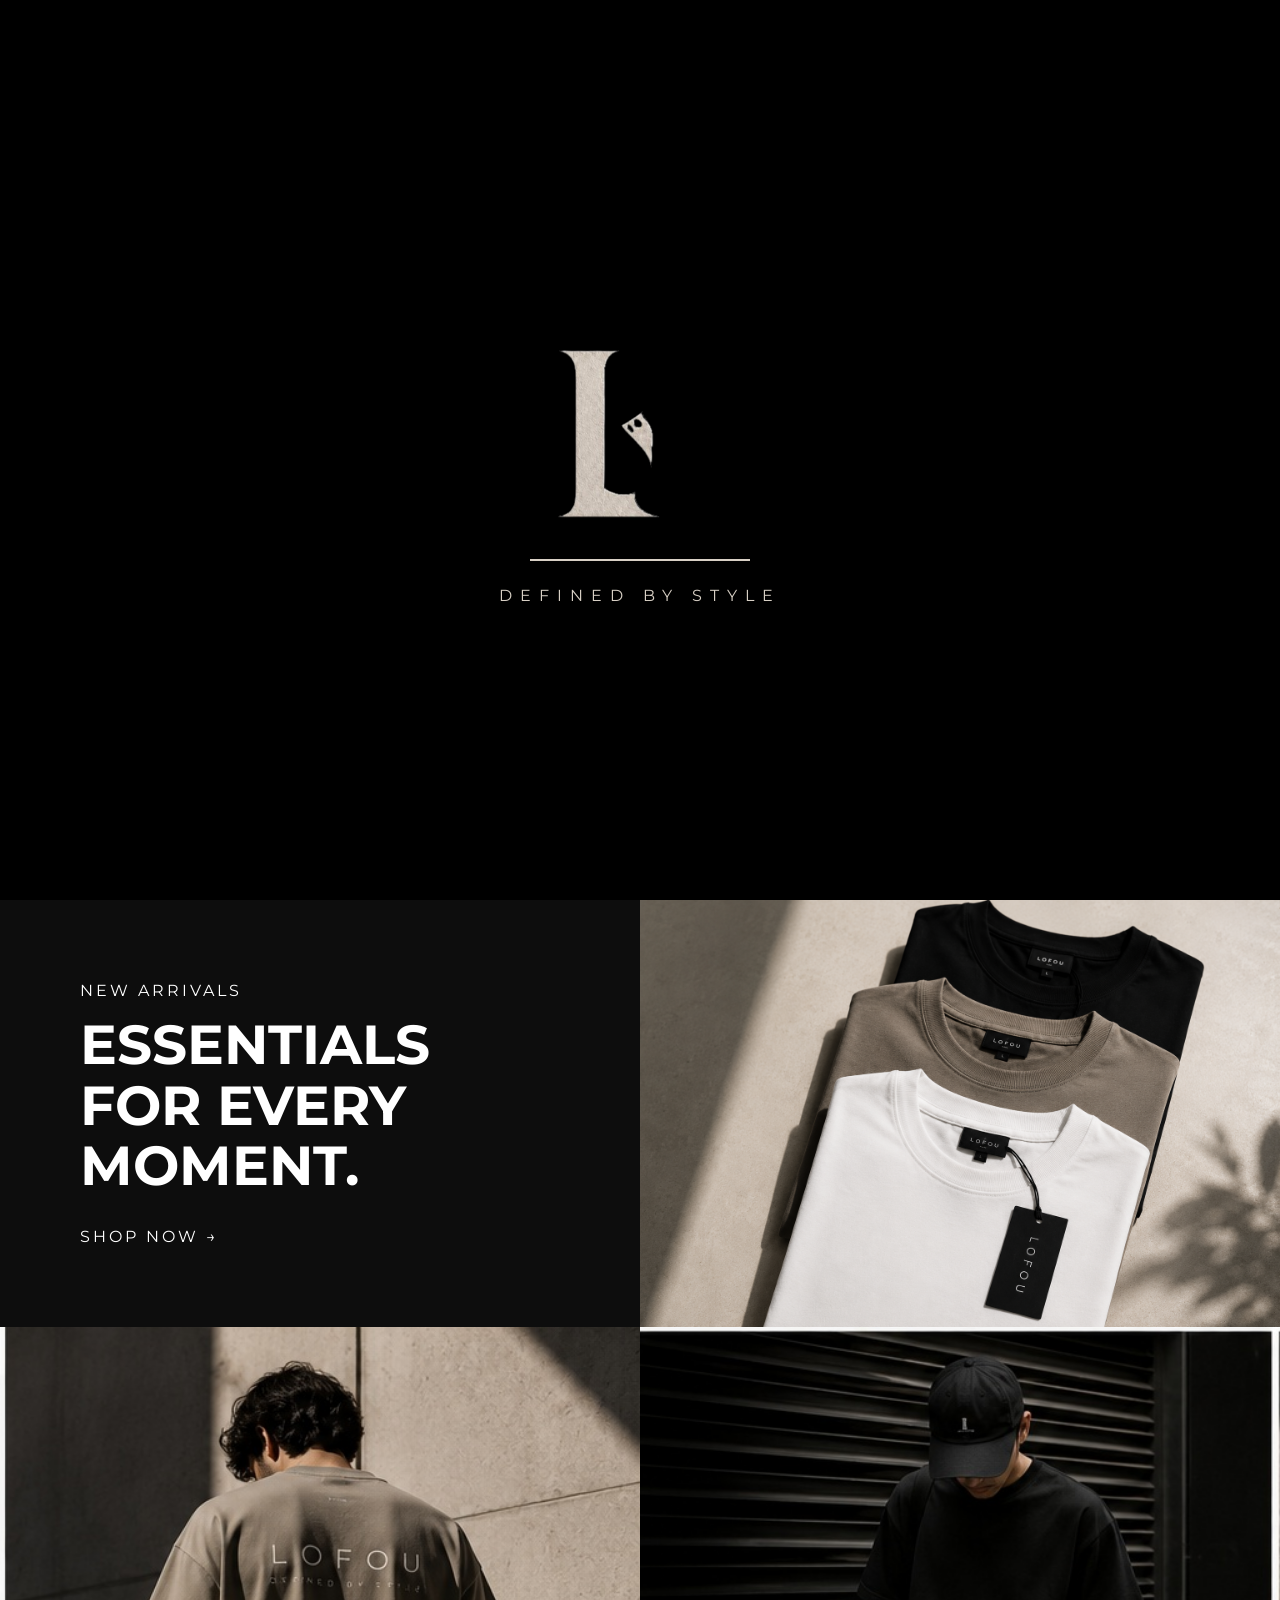
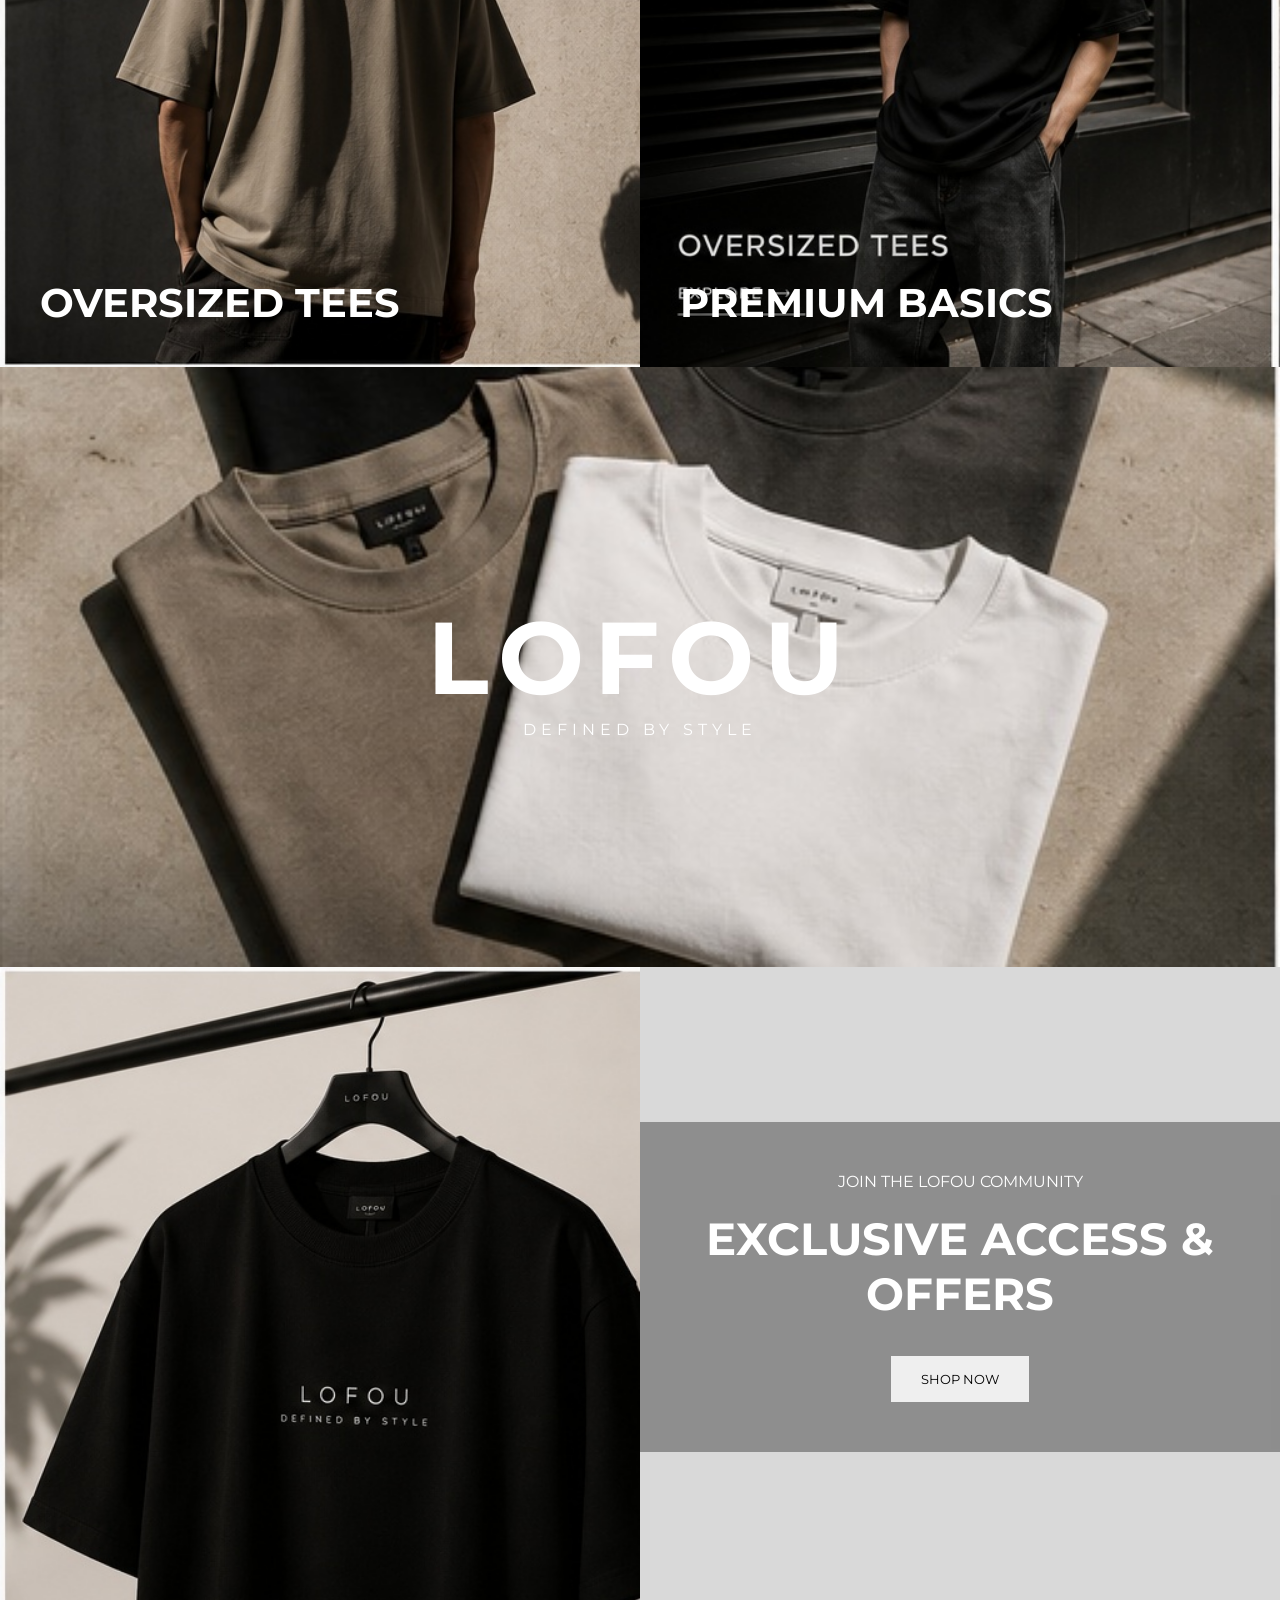
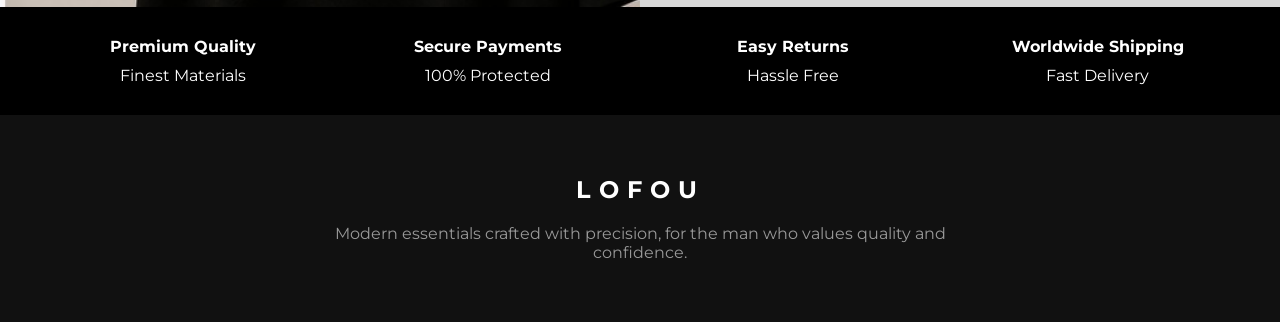
<file: index.html>
<!DOCTYPE html>
<html lang="en">
<head>
<meta charset="UTF-8">
<meta name="viewport" content="width=device-width, initial-scale=1.0">

<title>LOFOU | Defined By Style</title>

<link rel="preconnect" href="https://fonts.googleapis.com">
<link href="https://fonts.googleapis.com/css2?family=Montserrat:wght@300;400;500;600;700&display=swap" rel="stylesheet">

<link rel="stylesheet" href="https://cdnjs.cloudflare.com/ajax/libs/font-awesome/6.5.1/css/all.min.css">

<link rel="stylesheet" href="css/style.css">

</head>
<body>

<!-- ==========================
     LOADER
========================== -->

<div id="loader">

    <div class="loader-container">

        <img src="images/logo.png"
             class="loader-logo"
             alt="LOFOU Logo">

        <div class="loader-line"></div>

        <p class="loader-text">
            DEFINED BY STYLE
        </p>

    </div>

</div>

<!-- ==========================
     NAVBAR
========================== -->

<nav>

    <div class="logo">
        LOFOU
    </div>

    <div class="menu">

        <a href="index.html">HOME</a>

        <a href="shop.html">SHOP</a>

        <a href="about.html">ABOUT</a>

        <a href="contact.html">CONTACT</a>

    </div>

    <div class="nav-icons">

        <a href="wishlist.html">
            <i class="fa-regular fa-heart"></i>
        </a>

        <a href="cart.html" class="cart-icon">

            <i class="fa-solid fa-bag-shopping"></i>

            <span id="cartCount">
                0
            </span>

        </a>

    </div>

</nav>

<!-- ==========================
     HERO
========================== -->

<section class="hero">

    <img src="images/hero.png" alt="Hero">

    <div class="overlay"></div>

    <div class="hero-content">

        <p>TIMELESS MENSWEAR</p>

        <h1>LOFOU</h1>

        <button onclick="window.location.href='shop.html'">
            EXPLORE COLLECTION →
        </button>

    </div>

</section>

<!-- ==========================
     NEW ARRIVALS
========================== -->

<section class="feature">

    <div class="feature-text">

        <p>NEW ARRIVALS</p>

        <h2>
            ESSENTIALS FOR EVERY MOMENT.
        </h2>

        <a href="shop.html">
            SHOP NOW →
        </a>

    </div>

    <img src="images/arrival.png">

</section>

<!-- ==========================
     COLLECTIONS
========================== -->

<section class="grid">

    <div class="card">

        <img src="images/oversized.jpg">

        <div class="card-content">

            <h3>
                OVERSIZED TEES
            </h3>

        </div>

    </div>

    <div class="card">

        <img src="images/basics.jpg">

        <div class="card-content">

            <h3>
                PREMIUM BASICS
            </h3>

        </div>

    </div>

</section>

<!-- ==========================
     BRAND BANNER
========================== -->

<section class="banner">

    <img src="images/banner.jpg">

    <div class="banner-overlay">

        <h2>
            LOFOU
        </h2>

        <p>
            DEFINED BY STYLE
        </p>

    </div>

</section>

<!-- ==========================
     FEATURED PRODUCT
========================== -->

<section class="promo">

    <div class="promo-left">

        <img src="images/shirt.jpg">

    </div>

    <div class="promo-right">

        <div class="offer">

            <p>
                JOIN THE LOFOU COMMUNITY
            </p>

            <h2>
                EXCLUSIVE ACCESS & OFFERS
            </h2>

            <button onclick="window.location.href='shop.html'">
                SHOP NOW
            </button>

        </div>

    </div>

</section>

<!-- ==========================
     FEATURES
========================== -->

<section class="features">

    <div>
        <h4>Premium Quality</h4>
        <p>Finest Materials</p>
    </div>

    <div>
        <h4>Secure Payments</h4>
        <p>100% Protected</p>
    </div>

    <div>
        <h4>Easy Returns</h4>
        <p>Hassle Free</p>
    </div>

    <div>
        <h4>Worldwide Shipping</h4>
        <p>Fast Delivery</p>
    </div>

</section>

<!-- ==========================
     FOOTER
========================== -->

<footer>

    <h2>
        LOFOU
    </h2>

    <p>
        Modern essentials crafted with precision,
        for the man who values quality and confidence.
    </p>

</footer>

<script src="js/cart.js"></script>
<script src="js/wishlist.js"></script>
<script src="js/products.js"></script>

<script>

window.addEventListener("load",function(){

    setTimeout(function(){

        document
            .getElementById("loader")
            .classList.add("loader-hide");

    },3000);

});

</script>

</body>
</html>
</file>
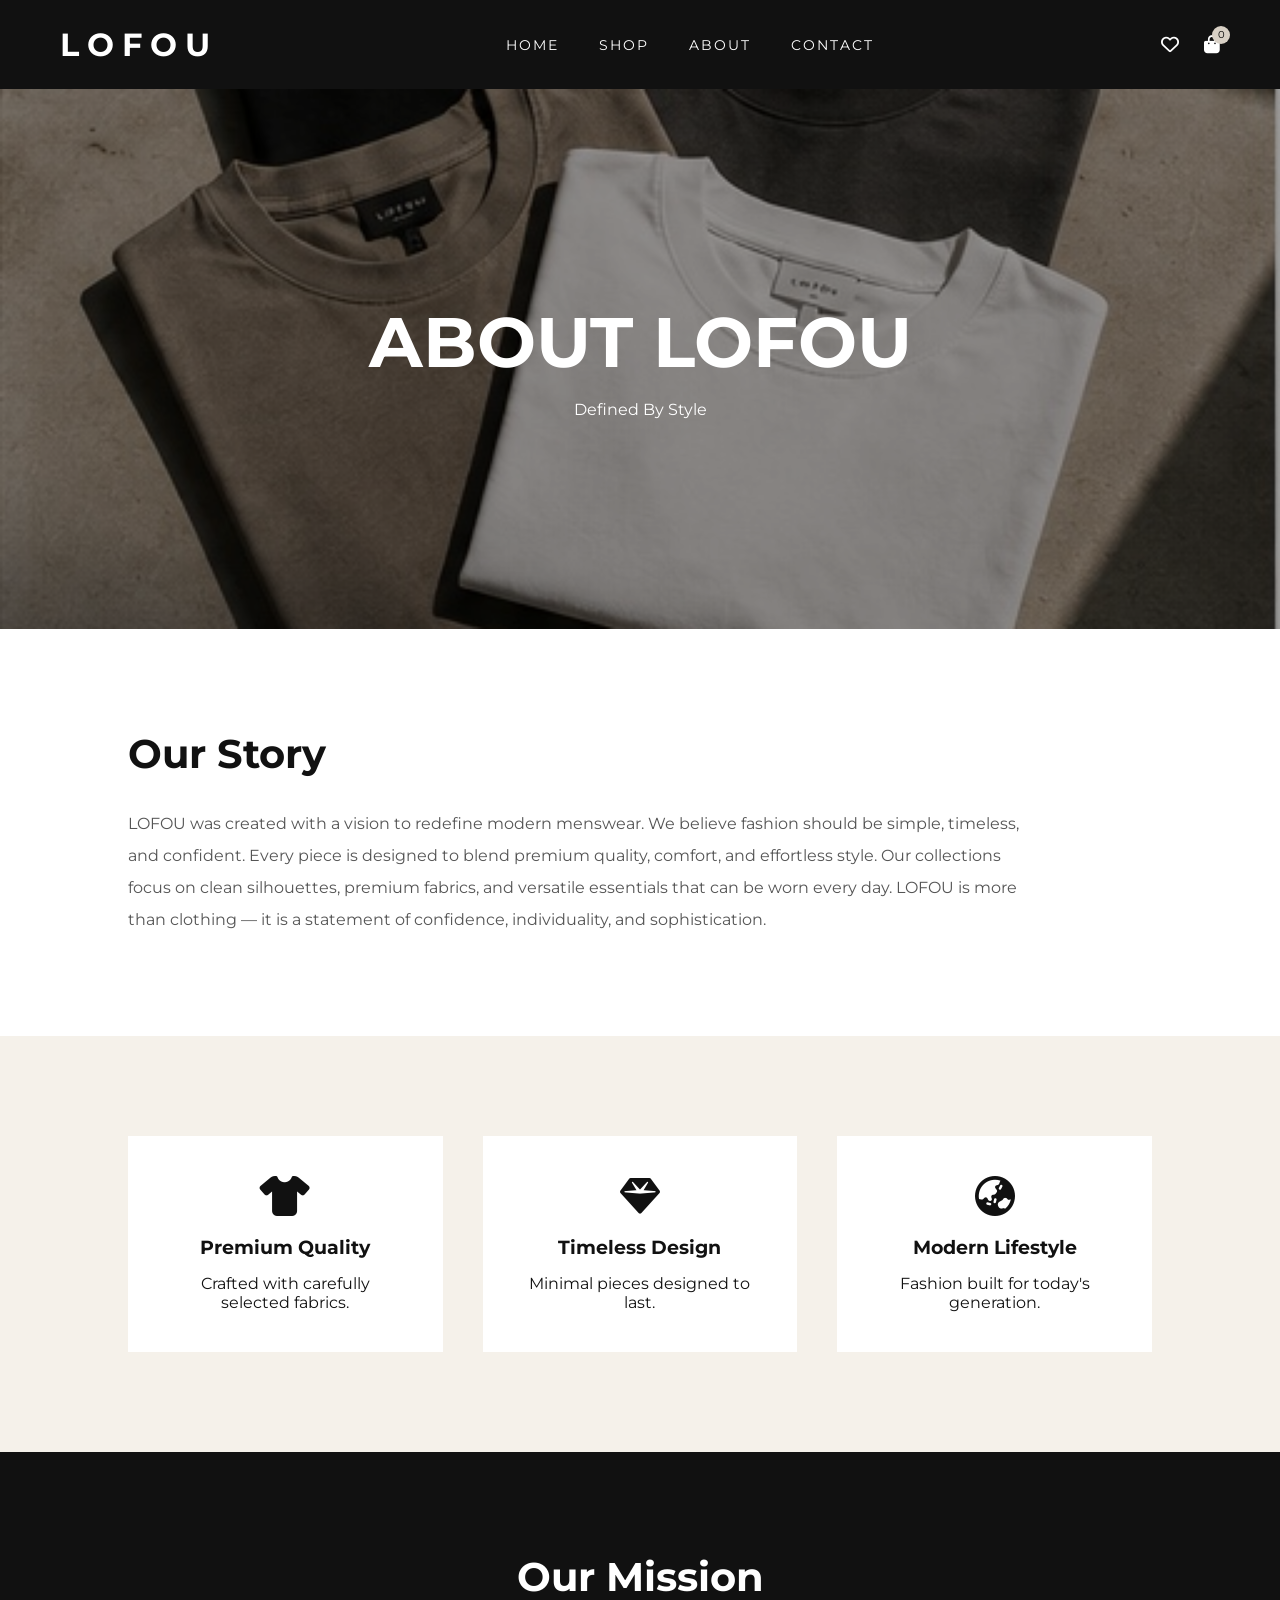
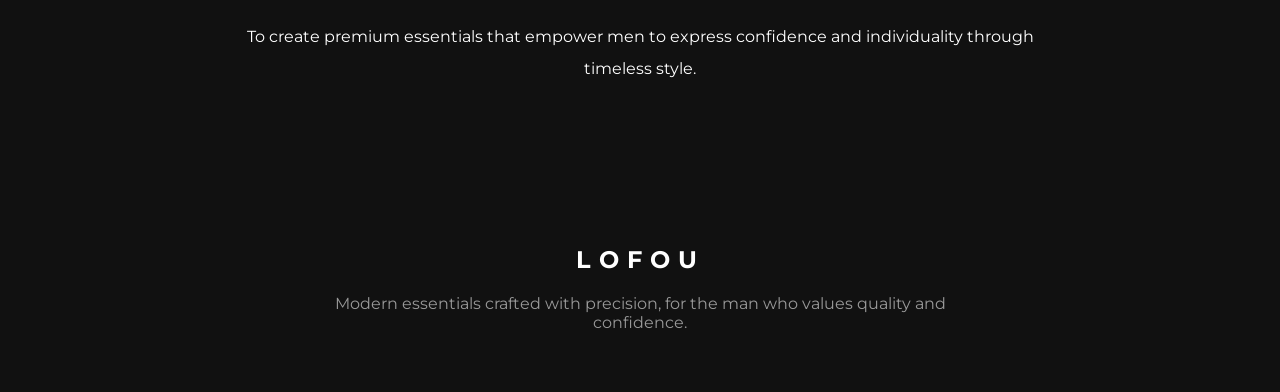
<file: about.html>
<!DOCTYPE html>
<html lang="en">
<head>

<meta charset="UTF-8">
<meta name="viewport" content="width=device-width, initial-scale=1.0">

<title>About LOFOU</title>

<link rel="preconnect" href="https://fonts.googleapis.com">

<link href="https://fonts.googleapis.com/css2?family=Montserrat:wght@300;400;500;600;700&display=swap" rel="stylesheet">

<link rel="stylesheet"
href="https://cdnjs.cloudflare.com/ajax/libs/font-awesome/6.5.1/css/all.min.css">

<link rel="stylesheet" href="css/style.css">

<style>

.about-page{
    min-height:100vh;
}

.about-hero{
    height:60vh;
    position:relative;
}

.about-hero img{
    width:100%;
    height:100%;
    object-fit:cover;
}

.about-overlay{
    position:absolute;
    inset:0;
    background:rgba(0,0,0,.4);
}

.about-content{
    position:absolute;
    top:50%;
    left:50%;
    transform:translate(-50%,-50%);
    text-align:center;
    color:white;
}

.about-content h1{
    font-size:70px;
    margin-bottom:15px;
}

.story-section{
    padding:100px 10%;
    background:white;
}

.story-section h2{
    margin-bottom:30px;
    font-size:40px;
}

.story-section p{
    line-height:2;
    color:#555;
    max-width:900px;
}

.values{
    padding:100px 10%;
    background:#f5f1ea;

    display:grid;
    grid-template-columns:repeat(3,1fr);
    gap:40px;
}

.value-card{
    background:white;
    padding:40px;
    text-align:center;
}

.value-card i{
    font-size:40px;
    margin-bottom:20px;
}

.value-card h3{
    margin-bottom:15px;
}

.mission{
    background:#111;
    color:white;
    padding:100px 10%;
    text-align:center;
}

.mission h2{
    margin-bottom:20px;
    font-size:40px;
}

.mission p{
    max-width:800px;
    margin:auto;
    line-height:2;
}

@media(max-width:768px){

.values{
    grid-template-columns:1fr;
}

.about-content h1{
    font-size:45px;
}

}

</style>

</head>

<body>

<!-- NAVBAR -->

<nav style="background:#111;position:relative;">

    <div class="logo">
        LOFOU
    </div>

    <div class="menu">

        <a href="index.html">HOME</a>

        <a href="shop.html">SHOP</a>

        <a href="about.html">ABOUT</a>

        <a href="contact.html">CONTACT</a>

    </div>

    <div class="nav-icons">

        <a href="wishlist.html">
            <i class="fa-regular fa-heart"></i>
        </a>

        <a href="cart.html" class="cart-icon">

            <i class="fa-solid fa-bag-shopping"></i>

            <span id="cartCount">0</span>

        </a>

    </div>

</nav>

<!-- HERO -->

<section class="about-hero">

    <img src="images/banner.jpg">

    <div class="about-overlay"></div>

    <div class="about-content">

        <h1>ABOUT LOFOU</h1>

        <p>
            Defined By Style
        </p>

    </div>

</section>

<!-- STORY -->

<section class="story-section">

    <h2>
        Our Story
    </h2>

    <p>

        LOFOU was created with a vision to redefine modern menswear.

        We believe fashion should be simple, timeless, and confident.

        Every piece is designed to blend premium quality, comfort,
        and effortless style.

        Our collections focus on clean silhouettes, premium fabrics,
        and versatile essentials that can be worn every day.

        LOFOU is more than clothing — it is a statement of confidence,
        individuality, and sophistication.

    </p>

</section>

<!-- VALUES -->

<section class="values">

    <div class="value-card">

        <i class="fa-solid fa-shirt"></i>

        <h3>
            Premium Quality
        </h3>

        <p>
            Crafted with carefully selected fabrics.
        </p>

    </div>

    <div class="value-card">

        <i class="fa-solid fa-gem"></i>

        <h3>
            Timeless Design
        </h3>

        <p>
            Minimal pieces designed to last.
        </p>

    </div>

    <div class="value-card">

        <i class="fa-solid fa-earth-asia"></i>

        <h3>
            Modern Lifestyle
        </h3>

        <p>
            Fashion built for today's generation.
        </p>

    </div>

</section>

<!-- MISSION -->

<section class="mission">

    <h2>
        Our Mission
    </h2>

    <p>

        To create premium essentials that empower men to express
        confidence and individuality through timeless style.

    </p>

</section>

<!-- FOOTER -->

<footer>

    <h2>
        LOFOU
    </h2>

    <p>
        Modern essentials crafted with precision,
        for the man who values quality and confidence.
    </p>

</footer>

<script src="js/cart.js"></script>

<script>
updateCartCount();
</script>

</body>
</html>
</file>
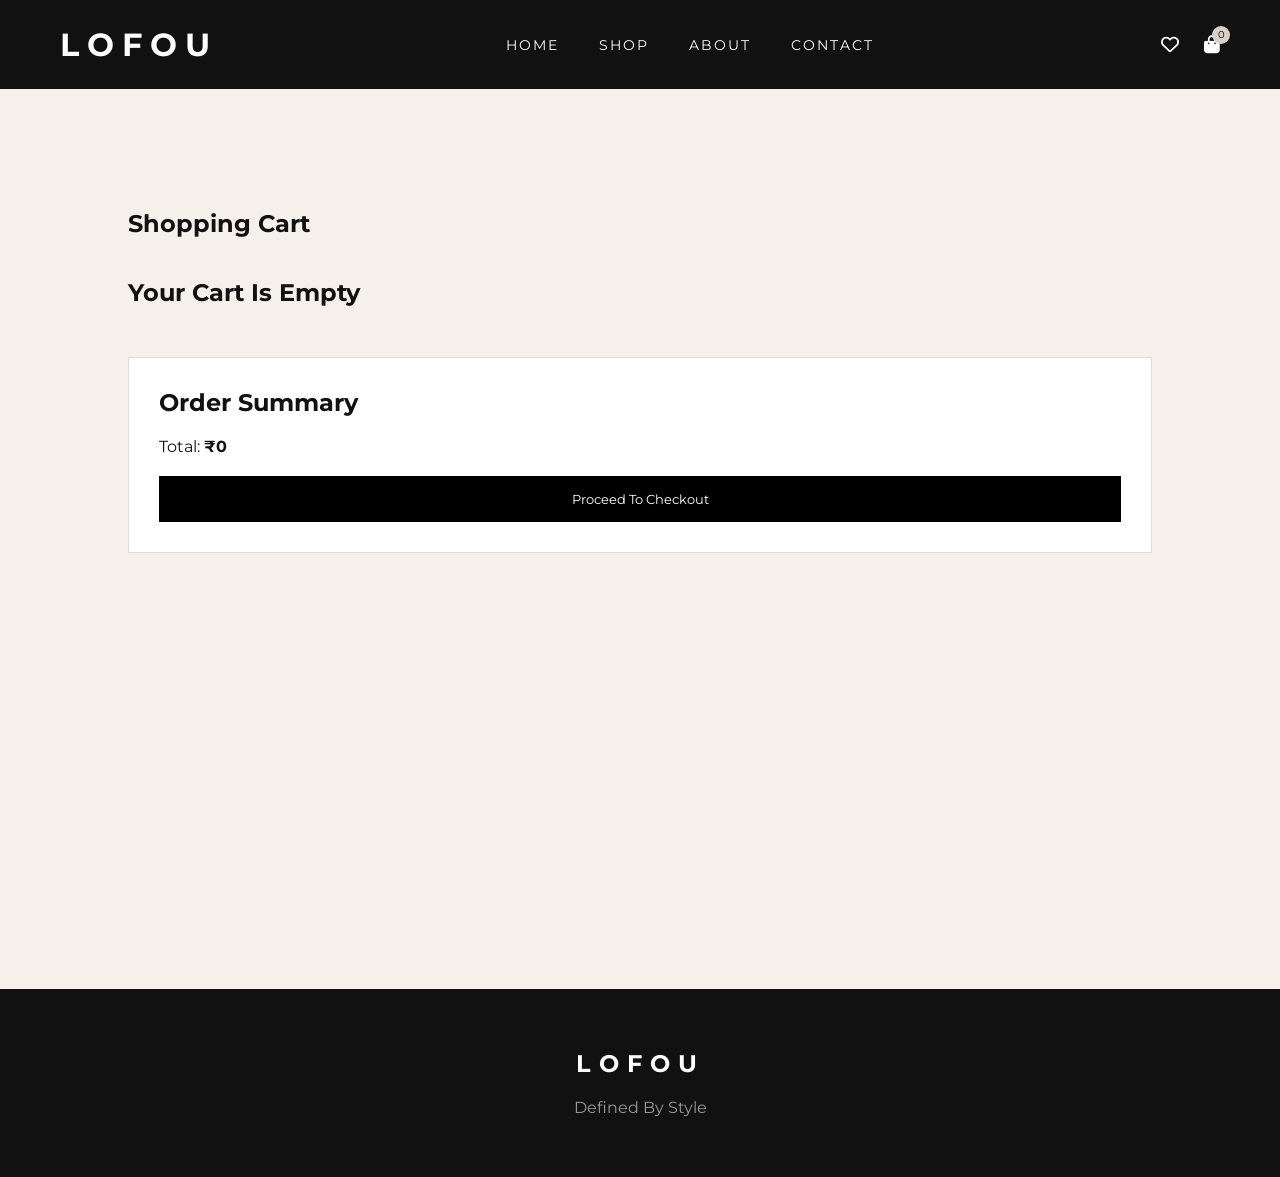
<file: cart.html>
<!DOCTYPE html>
<html lang="en">
<head>

<meta charset="UTF-8">
<meta name="viewport" content="width=device-width, initial-scale=1.0">

<title>LOFOU Cart</title>

<link rel="preconnect" href="https://fonts.googleapis.com">

<link href="https://fonts.googleapis.com/css2?family=Montserrat:wght@300;400;500;600;700&display=swap" rel="stylesheet">

<link rel="stylesheet"
href="https://cdnjs.cloudflare.com/ajax/libs/font-awesome/6.5.1/css/all.min.css">

<link rel="stylesheet" href="css/style.css">

<style>

.cart-page{
    padding:120px 10%;
    min-height:100vh;
}

.cart-page h1{
    margin-bottom:40px;
}

.cart-item{
    display:flex;
    gap:30px;
    align-items:center;
    margin-bottom:30px;
}

.cart-item img{
    width:140px;
    height:180px;
    object-fit:cover;
}

.cart-item button{
    padding:8px 15px;
    margin:5px;
    border:none;
    cursor:pointer;
    background:black;
    color:white;
}

.cart-summary{
    margin-top:50px;
    padding:30px;
    background:#fff;
    border:1px solid #ddd;
}

.cart-summary h2{
    margin-bottom:20px;
}

.checkout-btn{
    margin-top:20px;
    padding:15px 30px;
    border:none;
    background:black;
    color:white;
    cursor:pointer;
    width:100%;
}

@media(max-width:768px){

.cart-item{
    flex-direction:column;
    align-items:flex-start;
}

}

</style>

</head>

<body>

<!-- NAVBAR -->

<nav style="background:#111;position:relative;">

    <div class="logo">
        LOFOU
    </div>

    <div class="menu">

        <a href="index.html">HOME</a>

        <a href="shop.html">SHOP</a>

        <a href="about.html">ABOUT</a>

        <a href="contact.html">CONTACT</a>

    </div>

    <div class="nav-icons">

        <a href="wishlist.html">
            <i class="fa-regular fa-heart"></i>
        </a>

        <a href="cart.html" class="cart-icon">

            <i class="fa-solid fa-bag-shopping"></i>

            <span id="cartCount">
                0
            </span>

        </a>

    </div>

</nav>

<!-- CART PAGE -->

<section class="cart-page">

    <h1>
        Shopping Cart
    </h1>

    <div id="cartItems">

        <!-- Cart.js renders items here -->

    </div>

    <div class="cart-summary">

        <h2>
            Order Summary
        </h2>

        <p>

            Total:
            <strong id="cartTotal">
                ₹0
            </strong>

        </p>

        <button
            class="checkout-btn"
            onclick="checkout()">

            Proceed To Checkout

        </button>

    </div>

</section>

<!-- FOOTER -->

<footer>

    <h2>
        LOFOU
    </h2>

    <p>
        Defined By Style
    </p>

</footer>

<script src="js/products.js"></script>
<script src="js/cart.js"></script>

<script>

// =========================
// CHECKOUT
// =========================

function checkout(){

    const cart =
    JSON.parse(
        localStorage.getItem("cart")
    ) || [];

    if(cart.length === 0){

        alert(
            "Your cart is empty"
        );

        return;
    }

    alert(
        "Checkout integration coming soon!"
    );

}

// =========================
// LOAD CART
// =========================

renderCart();

updateCartCount();

</script>

</body>
</html>
</file>
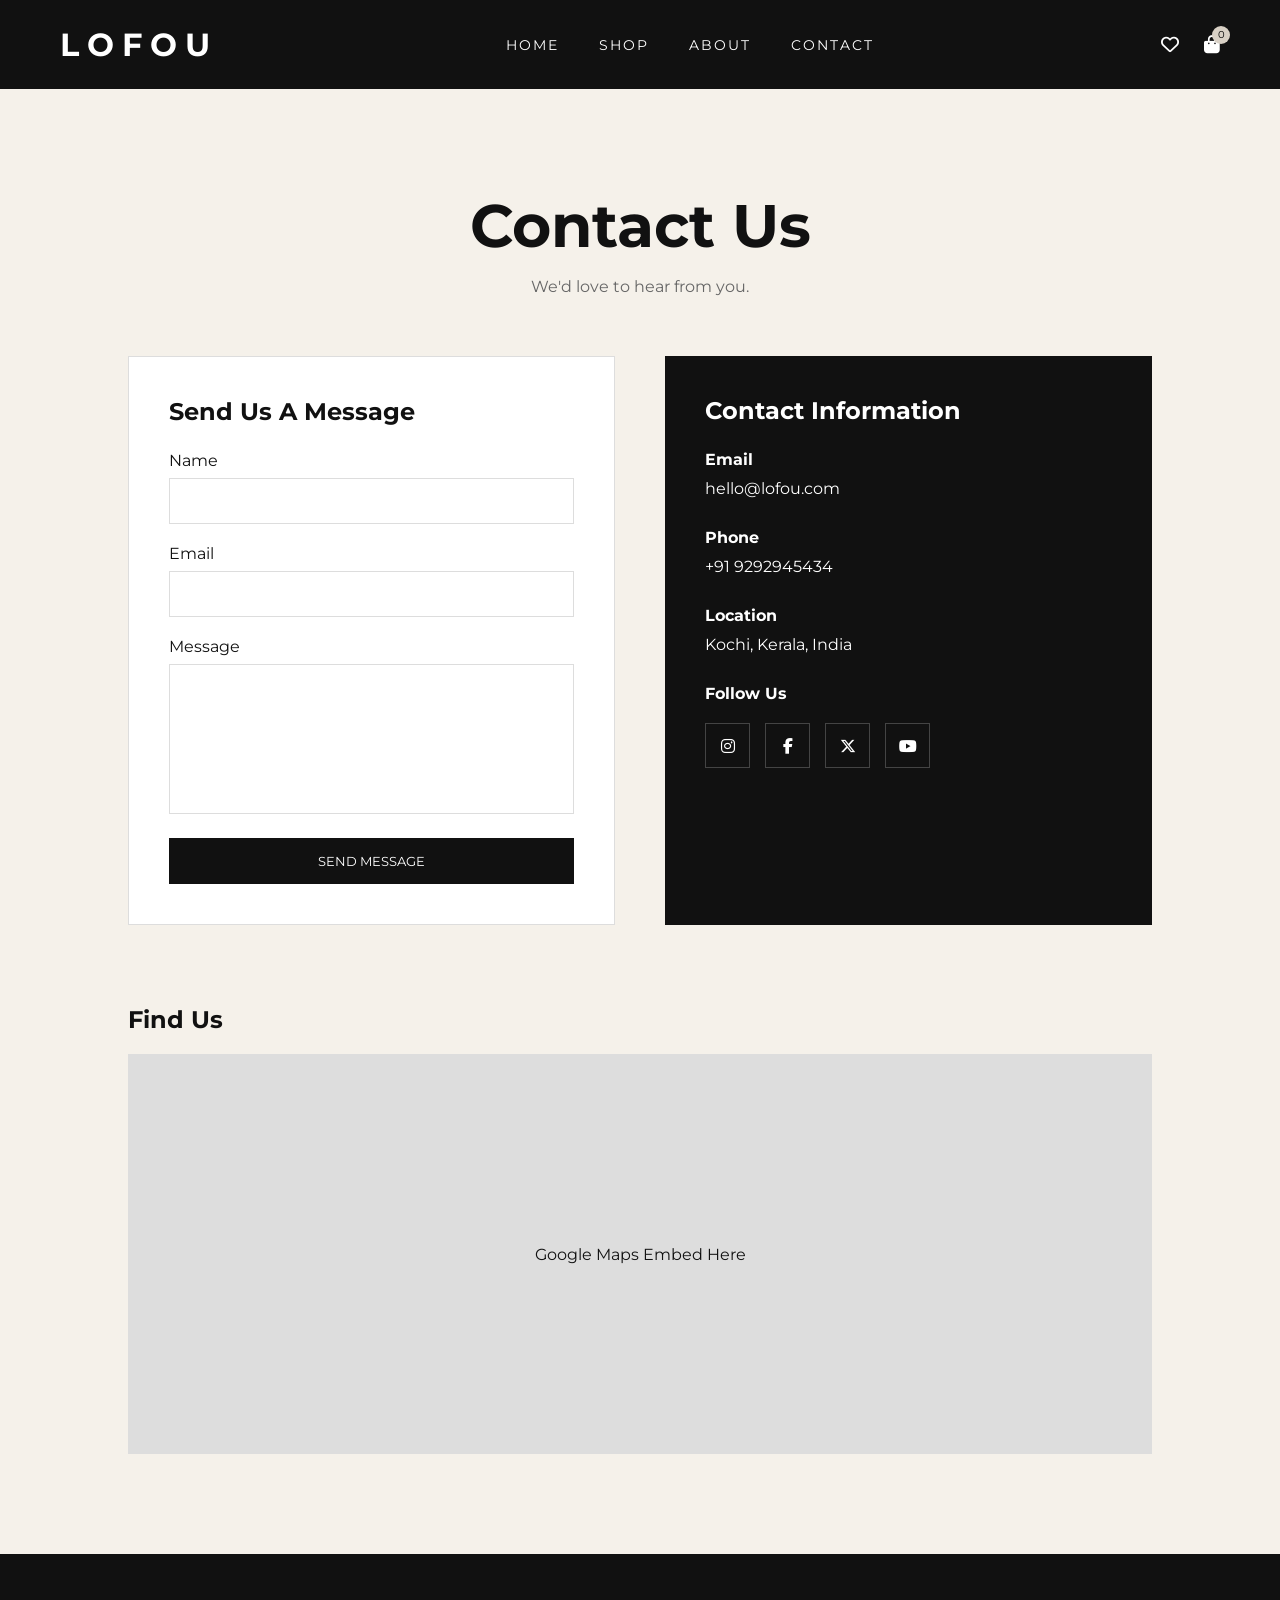
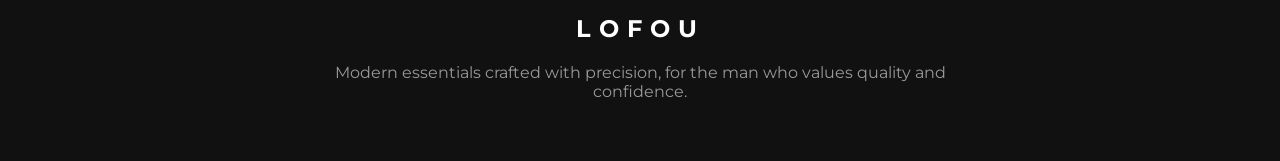
<file: contact.html>
<!DOCTYPE html>
<html lang="en">
<head>

<meta charset="UTF-8">
<meta name="viewport" content="width=device-width, initial-scale=1.0">

<title>Contact LOFOU</title>

<link rel="preconnect" href="https://fonts.googleapis.com">

<link href="https://fonts.googleapis.com/css2?family=Montserrat:wght@300;400;500;600;700&display=swap" rel="stylesheet">

<link rel="stylesheet"
href="https://cdnjs.cloudflare.com/ajax/libs/font-awesome/6.5.1/css/all.min.css">

<link rel="stylesheet" href="css/style.css">

<style>

.contact-page{
    min-height:100vh;
    padding:100px 10%;
}

.contact-header{
    text-align:center;
    margin-bottom:60px;
}

.contact-header h1{
    font-size:60px;
    margin-bottom:15px;
}

.contact-header p{
    color:#666;
}

.contact-container{
    display:grid;
    grid-template-columns:1fr 1fr;
    gap:50px;
}

.contact-form{
    background:#fff;
    padding:40px;
    border:1px solid #ddd;
}

.contact-form h2{
    margin-bottom:25px;
}

.form-group{
    margin-bottom:20px;
}

.form-group label{
    display:block;
    margin-bottom:8px;
}

.form-group input,
.form-group textarea{
    width:100%;
    padding:14px;
    border:1px solid #ddd;
    outline:none;
}

.form-group textarea{
    height:150px;
    resize:none;
}

.contact-form button{
    width:100%;
    padding:15px;
    border:none;
    background:#111;
    color:white;
    cursor:pointer;
}

.contact-info{
    background:#111;
    color:white;
    padding:40px;
}

.contact-info h2{
    margin-bottom:25px;
}

.info-box{
    margin-bottom:30px;
}

.info-box h4{
    margin-bottom:10px;
}

.social-links{
    display:flex;
    gap:15px;
    margin-top:20px;
}

.social-links a{
    width:45px;
    height:45px;
    border:1px solid #444;
    color:white;

    display:flex;
    align-items:center;
    justify-content:center;
}

.map-section{
    margin-top:80px;
}

.map-box{
    height:400px;
    background:#ddd;

    display:flex;
    align-items:center;
    justify-content:center;
}

.success-message{
    display:none;
    background:#d4edda;
    color:#155724;
    padding:15px;
    margin-bottom:20px;
}

@media(max-width:768px){

.contact-container{
    grid-template-columns:1fr;
}

.contact-header h1{
    font-size:40px;
}

}

</style>

</head>

<body>

<!-- NAVBAR -->

<nav style="background:#111;position:relative;">

    <div class="logo">
        LOFOU
    </div>

    <div class="menu">

        <a href="index.html">HOME</a>

        <a href="shop.html">SHOP</a>

        <a href="about.html">ABOUT</a>

        <a href="contact.html">CONTACT</a>

    </div>

    <div class="nav-icons">

        <a href="wishlist.html">
            <i class="fa-regular fa-heart"></i>
        </a>

        <a href="cart.html" class="cart-icon">

            <i class="fa-solid fa-bag-shopping"></i>

            <span id="cartCount">
                0
            </span>

        </a>

    </div>

</nav>

<!-- CONTACT -->

<section class="contact-page">

    <div class="contact-header">

        <h1>
            Contact Us
        </h1>

        <p>
            We'd love to hear from you.
        </p>

    </div>

    <div class="contact-container">

        <!-- FORM -->

        <div class="contact-form">

            <div
                id="successMessage"
                class="success-message">

                Message sent successfully!
            </div>

            <h2>
                Send Us A Message
            </h2>

            <form id="contactForm">

                <div class="form-group">

                    <label>Name</label>

                    <input
                        type="text"
                        id="name"
                        required>

                </div>

                <div class="form-group">

                    <label>Email</label>

                    <input
                        type="email"
                        id="email"
                        required>

                </div>

                <div class="form-group">

                    <label>Message</label>

                    <textarea
                        id="message"
                        required>
                    </textarea>

                </div>

                <button type="submit">
                    SEND MESSAGE
                </button>

            </form>

        </div>

        <!-- INFO -->

        <div class="contact-info">

            <h2>
                Contact Information
            </h2>

            <div class="info-box">

                <h4>Email</h4>

                <p>
                    hello@lofou.com
                </p>

            </div>

            <div class="info-box">

                <h4>Phone</h4>

                <p>
                    +91 9292945434
                </p>

            </div>

            <div class="info-box">

                <h4>Location</h4>

                <p>
                    Kochi, Kerala, India
                </p>

            </div>

            <h4>
                Follow Us
            </h4>

            <div class="social-links">

                <a href="#">
                    <i class="fab fa-instagram"></i>
                </a>

                <a href="#">
                    <i class="fab fa-facebook-f"></i>
                </a>

                <a href="#">
                    <i class="fab fa-x-twitter"></i>
                </a>

                <a href="#">
                    <i class="fab fa-youtube"></i>
                </a>

            </div>

        </div>

    </div>

    <!-- MAP -->

    <div class="map-section">

        <h2 style="margin-bottom:20px;">
            Find Us
        </h2>

        <div class="map-box">

            Google Maps Embed Here

        </div>

    </div>

</section>

<!-- FOOTER -->

<footer>

    <h2>
        LOFOU
    </h2>

    <p>
        Modern essentials crafted with precision,
        for the man who values quality and confidence.
    </p>

</footer>

<script src="js/cart.js"></script>

<script>

updateCartCount();

// ======================
// CONTACT FORM
// ======================

document
.getElementById("contactForm")
.addEventListener(
"submit",
function(e){

e.preventDefault();

document
.getElementById("successMessage")
.style.display = "block";

this.reset();

}
);

</script>

</body>
</html>
</file>
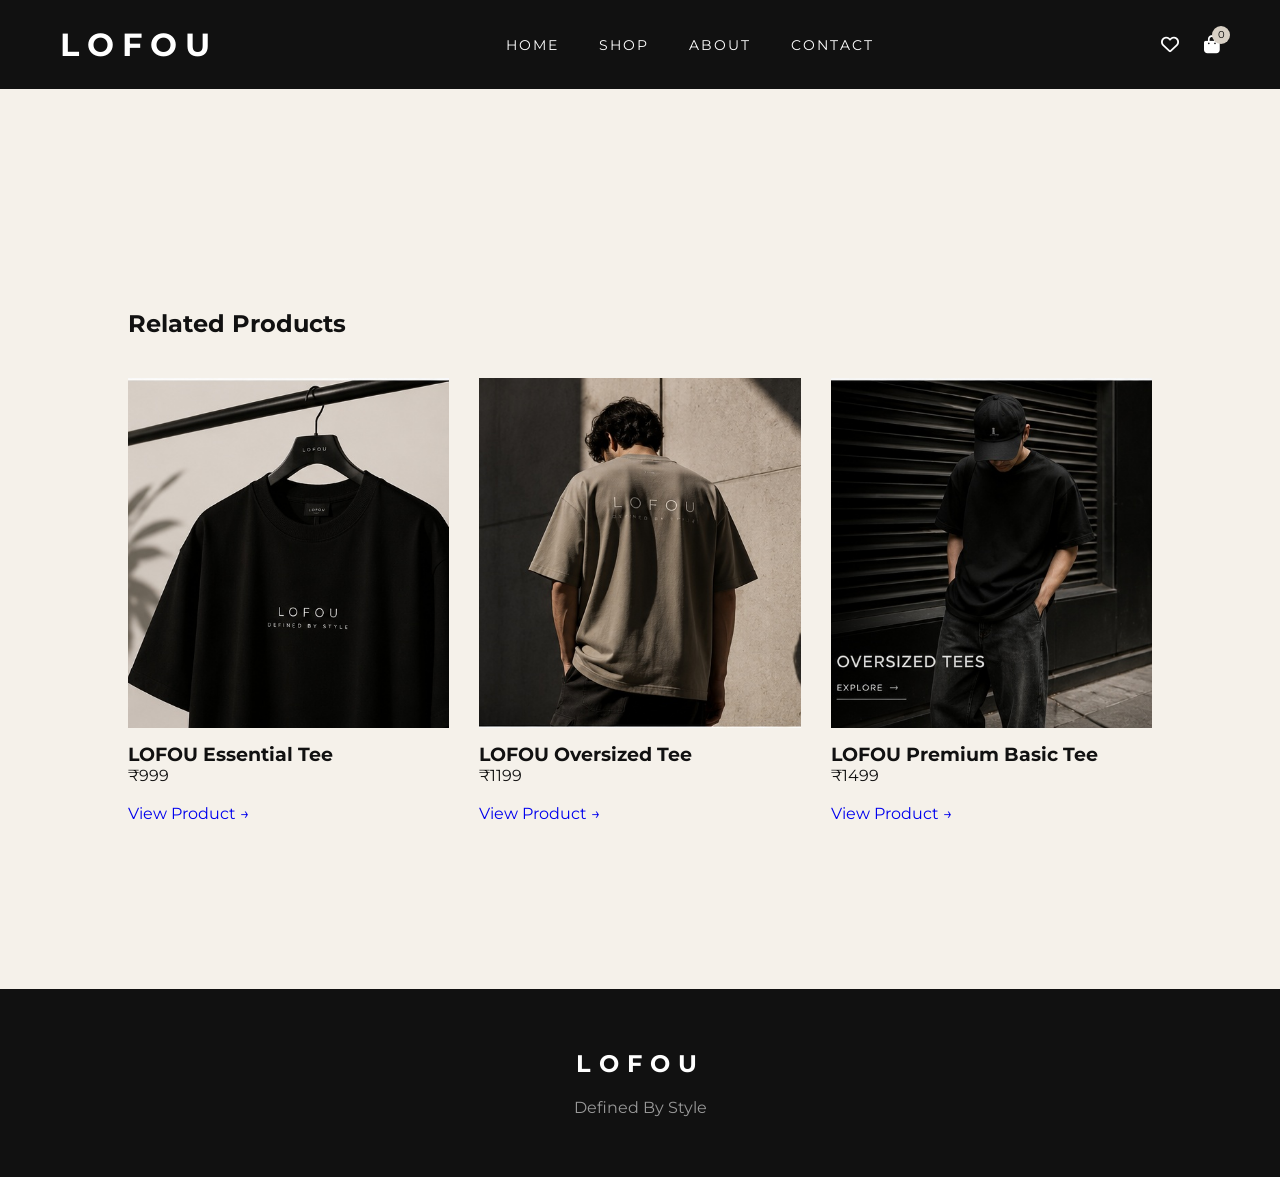
<file: product.html>
<!DOCTYPE html>
<html lang="en">
<head>

<meta charset="UTF-8">
<meta name="viewport" content="width=device-width, initial-scale=1.0">

<title>LOFOU Product</title>

<link rel="preconnect" href="https://fonts.googleapis.com">

<link href="https://fonts.googleapis.com/css2?family=Montserrat:wght@300;400;500;600;700&display=swap" rel="stylesheet">

<link rel="stylesheet"
href="https://cdnjs.cloudflare.com/ajax/libs/font-awesome/6.5.1/css/all.min.css">

<link rel="stylesheet" href="css/style.css">

<style>

.product-page{

    padding:120px 10%;
    min-height:100vh;

}

.product-container{

    display:grid;
    grid-template-columns:1fr 1fr;
    gap:60px;

}

.product-image img{

    width:100%;
    border-radius:10px;

}

.product-details h1{

    font-size:42px;
    margin-bottom:20px;

}

.product-price{

    font-size:28px;
    margin-bottom:20px;

}

.product-description{

    line-height:1.8;
    margin-bottom:30px;

}

.size-options{

    display:flex;
    gap:15px;
    margin-bottom:30px;

}

.size-options button{

    padding:12px 20px;
    border:1px solid #ddd;
    background:white;
    cursor:pointer;

}

.action-buttons{

    display:flex;
    gap:20px;

}

.action-buttons button{

    padding:15px 30px;
    border:none;
    cursor:pointer;
    background:black;
    color:white;

}

.related-products{

    margin-top:100px;

}

.related-grid{

    display:grid;
    grid-template-columns:repeat(3,1fr);
    gap:30px;

}

.related-card img{

    width:100%;
    height:350px;
    object-fit:cover;

}

@media(max-width:768px){

.product-container{
    grid-template-columns:1fr;
}

.related-grid{
    grid-template-columns:1fr;
}

}

</style>

</head>

<body>

<!-- NAVBAR -->

<nav style="background:#111;position:relative;">

    <div class="logo">
        LOFOU
    </div>

    <div class="menu">

        <a href="index.html">HOME</a>

        <a href="shop.html">SHOP</a>

        <a href="about.html">ABOUT</a>

        <a href="contact.html">CONTACT</a>

    </div>

    <div class="nav-icons">

        <a href="wishlist.html">

            <i class="fa-regular fa-heart"></i>

        </a>

        <a href="cart.html" class="cart-icon">

            <i class="fa-solid fa-bag-shopping"></i>

            <span id="cartCount">0</span>

        </a>

    </div>

</nav>

<!-- PRODUCT -->

<section class="product-page">

    <div id="productContent"></div>

    <div class="related-products">

        <h2 style="margin-bottom:40px;">
            Related Products
        </h2>

        <div
            id="relatedProducts"
            class="related-grid">
        </div>

    </div>

</section>

<!-- FOOTER -->

<footer>

    <h2>
        LOFOU
    </h2>

    <p>
        Defined By Style
    </p>

</footer>

<script src="js/products.js"></script>
<script src="js/cart.js"></script>
<script src="js/wishlist.js"></script>

<script>

// =======================
// GET PRODUCT ID
// =======================

const params =
new URLSearchParams(
window.location.search
);

const productId =
params.get("id");

// =======================
// PRODUCT DATA
// =======================

const product =
getProductById(productId);

// =======================
// RENDER PRODUCT
// =======================

const productContent =
document.getElementById(
"productContent"
);

if(product){

productContent.innerHTML = `

<div class="product-container">

    <div class="product-image">

        <img src="${product.image}">

    </div>

    <div class="product-details">

        <h1>
            ${product.name}
        </h1>

        <div class="product-price">

            ₹${product.price}

        </div>

        <div class="product-description">

            ${product.description}

        </div>

        <h3>
            Select Size
        </h3>

        <br>

        <div class="size-options">

            <button>S</button>
            <button>M</button>
            <button>L</button>
            <button>XL</button>

        </div>

        <div class="action-buttons">

            <button
                onclick="addToCart(${product.id})">

                Add To Cart

            </button>

            <button
                onclick="addToWishlist(${product.id})">

                Wishlist

            </button>

        </div>

    </div>

</div>

`;

}

// =======================
// RELATED PRODUCTS
// =======================

const relatedContainer =
document.getElementById(
"relatedProducts"
);

products
.filter(item =>
item.id != productId
)
.slice(0,3)
.forEach(item => {

relatedContainer.innerHTML += `

<div class="related-card">

<img src="${item.image}">

<h3 style="margin-top:15px;">
${item.name}
</h3>

<p>
₹${item.price}
</p>

<br>

<a href="product.html?id=${item.id}">
View Product →
</a>

</div>

`;

});

updateCartCount();

</script>

</body>
</html>
</file>
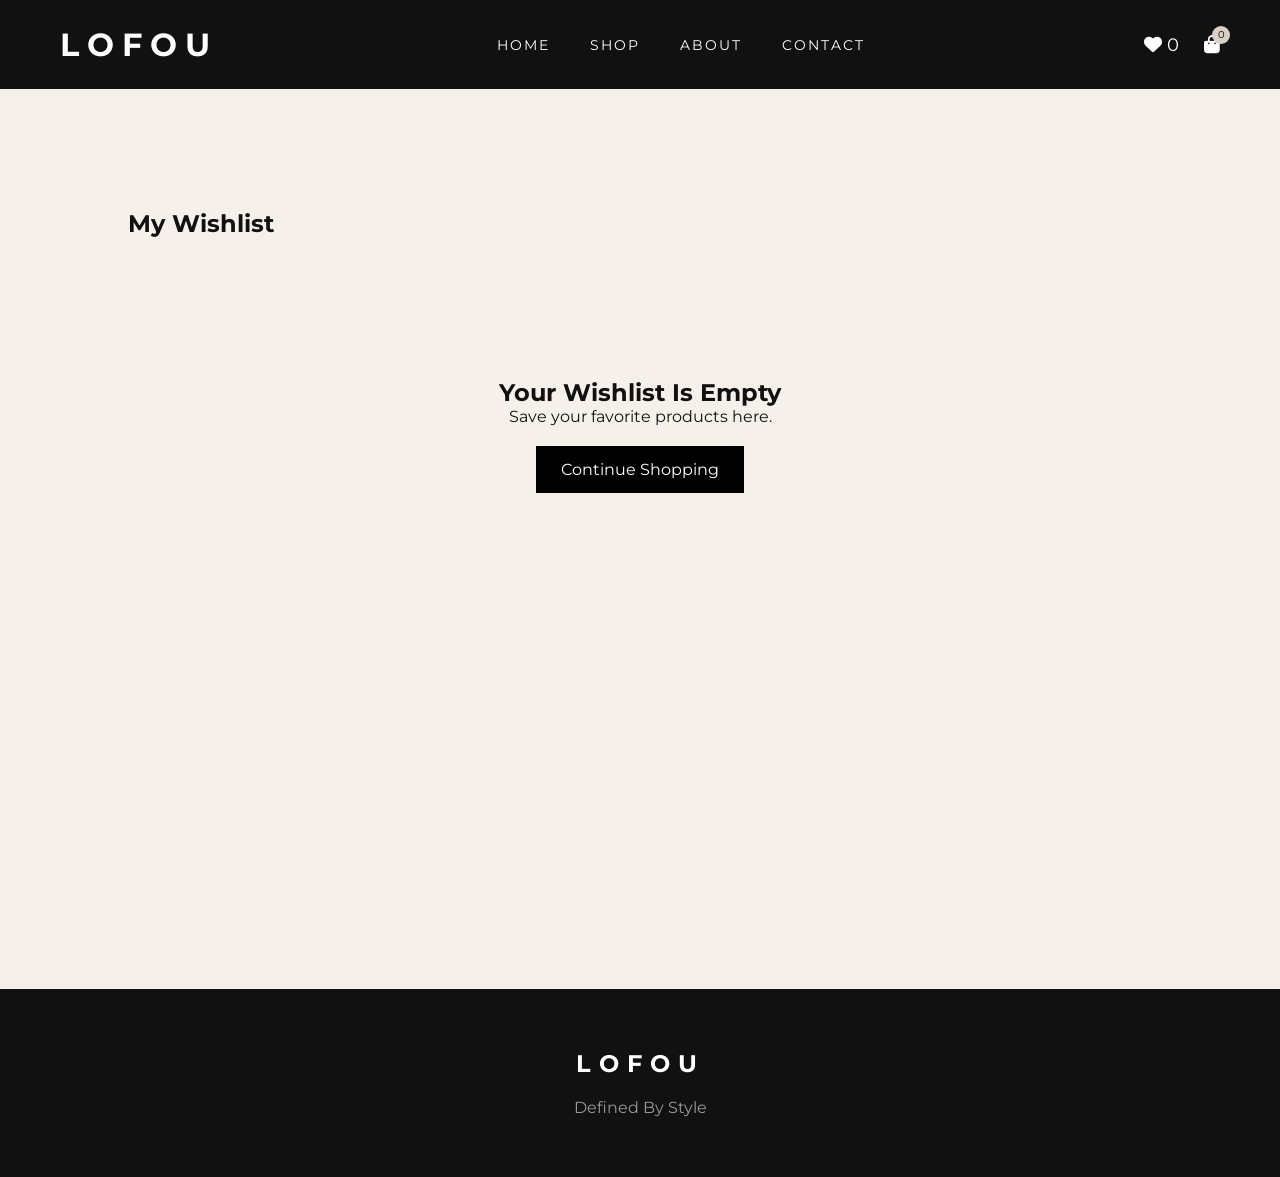
<file: wishlist.html>
<!DOCTYPE html>
<html lang="en">
<head>

<meta charset="UTF-8">
<meta name="viewport" content="width=device-width, initial-scale=1.0">

<title>LOFOU Wishlist</title>

<link rel="preconnect" href="https://fonts.googleapis.com">

<link href="https://fonts.googleapis.com/css2?family=Montserrat:wght@300;400;500;600;700&display=swap" rel="stylesheet">

<link rel="stylesheet"
href="https://cdnjs.cloudflare.com/ajax/libs/font-awesome/6.5.1/css/all.min.css">

<link rel="stylesheet" href="css/style.css">

<style>

.wishlist-page{
    padding:120px 10%;
    min-height:100vh;
}

.wishlist-page h1{
    margin-bottom:40px;
}

.wishlist-item{
    display:flex;
    gap:30px;
    align-items:center;
    margin-bottom:30px;
}

.wishlist-item img{
    width:140px;
    height:180px;
    object-fit:cover;
}

.wishlist-actions{
    display:flex;
    gap:10px;
    margin-top:15px;
}

.wishlist-actions button{
    padding:10px 18px;
    border:none;
    background:black;
    color:white;
    cursor:pointer;
}

.empty-state{
    text-align:center;
    padding:100px 0;
}

.empty-state a{
    display:inline-block;
    margin-top:20px;
    padding:14px 25px;
    background:black;
    color:white;
}

@media(max-width:768px){

.wishlist-item{
    flex-direction:column;
    align-items:flex-start;
}

}

</style>

</head>

<body>

<!-- NAVBAR -->

<nav style="background:#111;position:relative;">

    <div class="logo">
        LOFOU
    </div>

    <div class="menu">

        <a href="index.html">HOME</a>

        <a href="shop.html">SHOP</a>

        <a href="about.html">ABOUT</a>

        <a href="contact.html">CONTACT</a>

    </div>

    <div class="nav-icons">

        <a href="wishlist.html" class="cart-icon">

            <i class="fa-solid fa-heart"></i>

            <span id="wishlistCount">
                0
            </span>

        </a>

        <a href="cart.html" class="cart-icon">

            <i class="fa-solid fa-bag-shopping"></i>

            <span id="cartCount">
                0
            </span>

        </a>

    </div>

</nav>

<!-- WISHLIST -->

<section class="wishlist-page">

    <h1>
        My Wishlist
    </h1>

    <div id="wishlistItems">

        <!-- wishlist.js renders here -->

    </div>

</section>

<!-- FOOTER -->

<footer>

    <h2>
        LOFOU
    </h2>

    <p>
        Defined By Style
    </p>

</footer>

<script src="js/products.js"></script>
<script src="js/cart.js"></script>
<script src="js/wishlist.js"></script>

<script>

// =========================
// CUSTOM WISHLIST RENDER
// =========================

function renderWishlist(){

    const container =
    document.getElementById(
        "wishlistItems"
    );

    const wishlist =
    getWishlist();

    if(wishlist.length === 0){

        container.innerHTML = `

        <div class="empty-state">

            <h2>
                Your Wishlist Is Empty
            </h2>

            <p>
                Save your favorite products here.
            </p>

            <a href="shop.html">
                Continue Shopping
            </a>

        </div>

        `;

        return;
    }

    container.innerHTML = "";

    wishlist.forEach(item => {

        container.innerHTML += `

        <div class="wishlist-item">

            <img src="${item.image}">

            <div>

                <h2>
                    ${item.name}
                </h2>

                <p>
                    ₹${item.price}
                </p>

                <div class="wishlist-actions">

                    <button
                        onclick="addToCart(${item.id})">

                        Add To Cart

                    </button>

                    <button
                        onclick="
                        removeFromWishlist(${item.id})
                        ">

                        Remove

                    </button>

                    <button
                        onclick="
                        location.href=
                        'product.html?id=${item.id}'
                        ">

                        View Product

                    </button>

                </div>

            </div>

        </div>

        <hr><br>

        `;

    });

}

// =========================
// LOAD PAGE
// =========================

renderWishlist();

updateWishlistCount();

updateCartCount();

</script>

</body>
</html>
</file>
<file: css/style.css>
/* ==========================
   GLOBAL
========================== */

*{
    margin:0;
    padding:0;
    box-sizing:border-box;
    font-family:'Montserrat',sans-serif;
}

html{
    scroll-behavior:smooth;
}

body{
    background:#f5f1ea;
    overflow-x:hidden;
    color:#111;
}

a{
    text-decoration:none;
}

img{
    display:block;
}

/* ==========================
   LOADER
========================== */

#loader{
    position:fixed;
    inset:0;
    background:#000;
    z-index:99999;

    display:flex;
    justify-content:center;
    align-items:center;

    transition:1.2s ease;
}

.loader-container{
    text-align:center;
}

.loader-logo{
    width:220px;
    opacity:0;
    animation:logoReveal 1.5s ease forwards;
}

.loader-line{
    width:0;
    height:2px;
    background:#d8d0c5;
    margin:25px auto;

    animation:lineExpand 1.5s ease forwards;
    animation-delay:.5s;
}

.loader-text{
    color:#d8d0c5;
    letter-spacing:8px;

    opacity:0;

    animation:textReveal 1.2s ease forwards;
    animation-delay:1s;
}

.loader-hide{
    opacity:0;
    visibility:hidden;
}

@keyframes logoReveal{
    from{
        opacity:0;
        transform:translateY(40px);
    }
    to{
        opacity:1;
        transform:translateY(0);
    }
}

@keyframes lineExpand{
    from{
        width:0;
    }
    to{
        width:220px;
    }
}

@keyframes textReveal{
    from{
        opacity:0;
        letter-spacing:20px;
    }
    to{
        opacity:1;
        letter-spacing:8px;
    }
}

/* ==========================
   NAVBAR
========================== */

nav{
    position:absolute;
    top:0;
    left:0;
    width:100%;

    padding:25px 60px;

    display:flex;
    justify-content:space-between;
    align-items:center;

    z-index:100;
}

.logo{
    font-size:32px;
    font-weight:700;
    letter-spacing:8px;
    color:white;
}

.menu{
    display:flex;
    gap:40px;
}

.menu a{
    color:white;
    font-size:14px;
    letter-spacing:2px;
    transition:.3s;
}

.menu a:hover{
    color:#d8d0c5;
}

.nav-icons{
    display:flex;
    gap:25px;
}

.nav-icons a{
    color:white;
    font-size:18px;
    transition:.3s;
}

.nav-icons a:hover{
    color:#d8d0c5;
}

.cart-icon{
    position:relative;
}

#cartCount{
    position:absolute;
    top:-8px;
    right:-10px;

    width:18px;
    height:18px;

    border-radius:50%;

    background:#d8d0c5;
    color:black;

    font-size:10px;

    display:flex;
    justify-content:center;
    align-items:center;
}

/* ==========================
   HERO
========================== */

.hero{
    height:100vh;
    position:relative;
    overflow:hidden;
}

.hero img{
    width:100%;
    height:100%;
    object-fit:cover;
}

.overlay{
    position:absolute;
    inset:0;
    background:rgba(0,0,0,.2);
}

.hero-content{
    position:absolute;
    top:50%;
    left:50%;

    transform:translate(-50%,-50%);

    text-align:center;
    color:white;
}

.hero-content p{
    letter-spacing:6px;
    margin-bottom:20px;
}

.hero-content h1{
    font-size:12vw;
    font-weight:700;
}

.hero-content button{
    margin-top:30px;

    padding:16px 40px;

    border:1px solid white;
    background:transparent;
    color:white;

    cursor:pointer;

    transition:.3s;
}

.hero-content button:hover{
    background:white;
    color:black;
}

/* ==========================
   FEATURE SECTION
========================== */

.feature{
    display:grid;
    grid-template-columns:1fr 1fr;
}

.feature-text{
    background:#0d0d0d;
    color:white;

    display:flex;
    flex-direction:column;
    justify-content:center;

    padding:80px;
}

.feature-text p{
    letter-spacing:3px;
    margin-bottom:15px;
}

.feature-text h2{
    font-size:55px;
    line-height:1.1;
    margin-bottom:30px;
}

.feature-text a{
    color:white;
    letter-spacing:3px;
}

.feature img{
    width:100%;
    height:100%;
    object-fit:cover;
}

/* ==========================
   CATEGORY GRID
========================== */

.grid{
    display:grid;
    grid-template-columns:1fr 1fr;
}

.card{
    position:relative;
    overflow:hidden;
}

.card img{
    width:100%;
    height:100%;
    object-fit:cover;
    transition:.5s;
}

.card:hover img{
    transform:scale(1.05);
}

.card-content{
    position:absolute;
    bottom:40px;
    left:40px;
    color:white;
}

.card-content h3{
    font-size:40px;
}

/* ==========================
   BANNER
========================== */

.banner{
    height:600px;
    position:relative;
}

.banner img{
    width:100%;
    height:100%;
    object-fit:cover;
}

.banner-overlay{
    position:absolute;
    inset:0;

    display:flex;
    justify-content:center;
    align-items:center;
    flex-direction:column;
}

.banner-overlay h2{
    color:white;
    font-size:8vw;
    letter-spacing:10px;
}

.banner-overlay p{
    color:white;
    letter-spacing:5px;
}

/* ==========================
   PROMO
========================== */

.promo{
    display:grid;
    grid-template-columns:1fr 1fr;
}

.promo-left img{
    width:100%;
    height:100%;
    object-fit:cover;
}

.promo-right{
    background:#d9d9d9;

    display:flex;
    justify-content:center;
    align-items:center;
}

.offer{
    background:rgba(0,0,0,.35);
    padding:50px;
    color:white;
    text-align:center;
}

.offer h2{
    font-size:45px;
    margin:20px 0;
}

.offer button{
    padding:15px 30px;
    border:none;
    cursor:pointer;
    margin-top:15px;
}

/* ==========================
   FEATURES
========================== */

.features{
    background:black;
    color:white;

    display:grid;
    grid-template-columns:repeat(4,1fr);

    padding:30px;
    text-align:center;
}

.features h4{
    margin-bottom:10px;
}

/* ==========================
   FOOTER
========================== */

footer{
    background:#111;
    color:white;
    padding:60px;
    text-align:center;
}

footer h2{
    letter-spacing:8px;
    margin-bottom:20px;
}

footer p{
    color:#999;
    max-width:700px;
    margin:auto;
}

/* ==========================
   SHOP PAGE
========================== */

.page-header{
    padding:150px 10% 80px;
    text-align:center;
}

.product-grid{
    display:grid;
    grid-template-columns:repeat(3,1fr);
    gap:30px;

    padding:50px 10%;
}

.product-card{
    background:white;
}

.product-card img{
    width:100%;
    height:450px;
    object-fit:cover;
}

.product-info{
    padding:20px;
}

.product-info h3{
    margin-bottom:10px;
}

.product-info p{
    margin-bottom:15px;
}

.product-info button{
    width:100%;
    padding:14px;
    border:none;
    background:black;
    color:white;
    cursor:pointer;
}

/* ==========================
   RESPONSIVE
========================== */

@media(max-width:768px){

    .feature,
    .grid,
    .promo{
        grid-template-columns:1fr;
    }

    .product-grid{
        grid-template-columns:1fr;
    }

    .hero-content h1{
        font-size:20vw;
    }

    .features{
        grid-template-columns:1fr 1fr;
        gap:30px;
    }

    nav{
        padding:20px;
    }

    .menu{
        display:none;
    }

    .feature-text h2{
        font-size:36px;
    }

}

.product-card{
    position:relative;
    overflow:hidden;
    border-radius:16px;
    background:#fff;
    transition:.4s ease;
}

.product-card img{
    width:100%;
    display:block;
    transition:.5s ease;
}

.product-card:hover img{
    transform:scale(1.08);
}

.product-overlay{
    position:absolute;
    inset:0;
    background:rgba(0,0,0,.45);
    display:flex;
    flex-direction:column;
    justify-content:center;
    align-items:center;
    gap:12px;

    opacity:0;
    visibility:hidden;
    transition:.4s ease;
}

.product-card:hover .product-overlay{
    opacity:1;
    visibility:visible;
}

.cart-btn{
    background:#fff;
    color:#111;
    border:none;
    padding:14px 24px;
    border-radius:50px;
    cursor:pointer;
    font-weight:600;
    transform:translateY(20px);
    transition:.3s;
}

.wish-btn{
    width:50px;
    height:50px;
    border-radius:50%;
    border:none;
    background:#fff;
    cursor:pointer;
    font-size:18px;
    transform:translateY(20px);
    transition:.3s;
}

.product-card:hover .cart-btn,
.product-card:hover .wish-btn{
    transform:translateY(0);
}

.cart-btn:hover{
    background:#111;
    color:#fff;
}

.wish-btn:hover{
    background:#ff3b5f;
    color:#fff;
}

.product-info{
    padding:15px;
    text-align:center;
}

.details-btn{
    background:transparent;
    color:#fff;
    text-decoration:none;
    border:1px solid #fff;
    padding:12px 24px;
    border-radius:50px;
    transition:.3s;
    font-size:14px;
    font-weight:500;
}

.details-btn:hover{
    background:#fff;
    color:#111;
}
</file>
